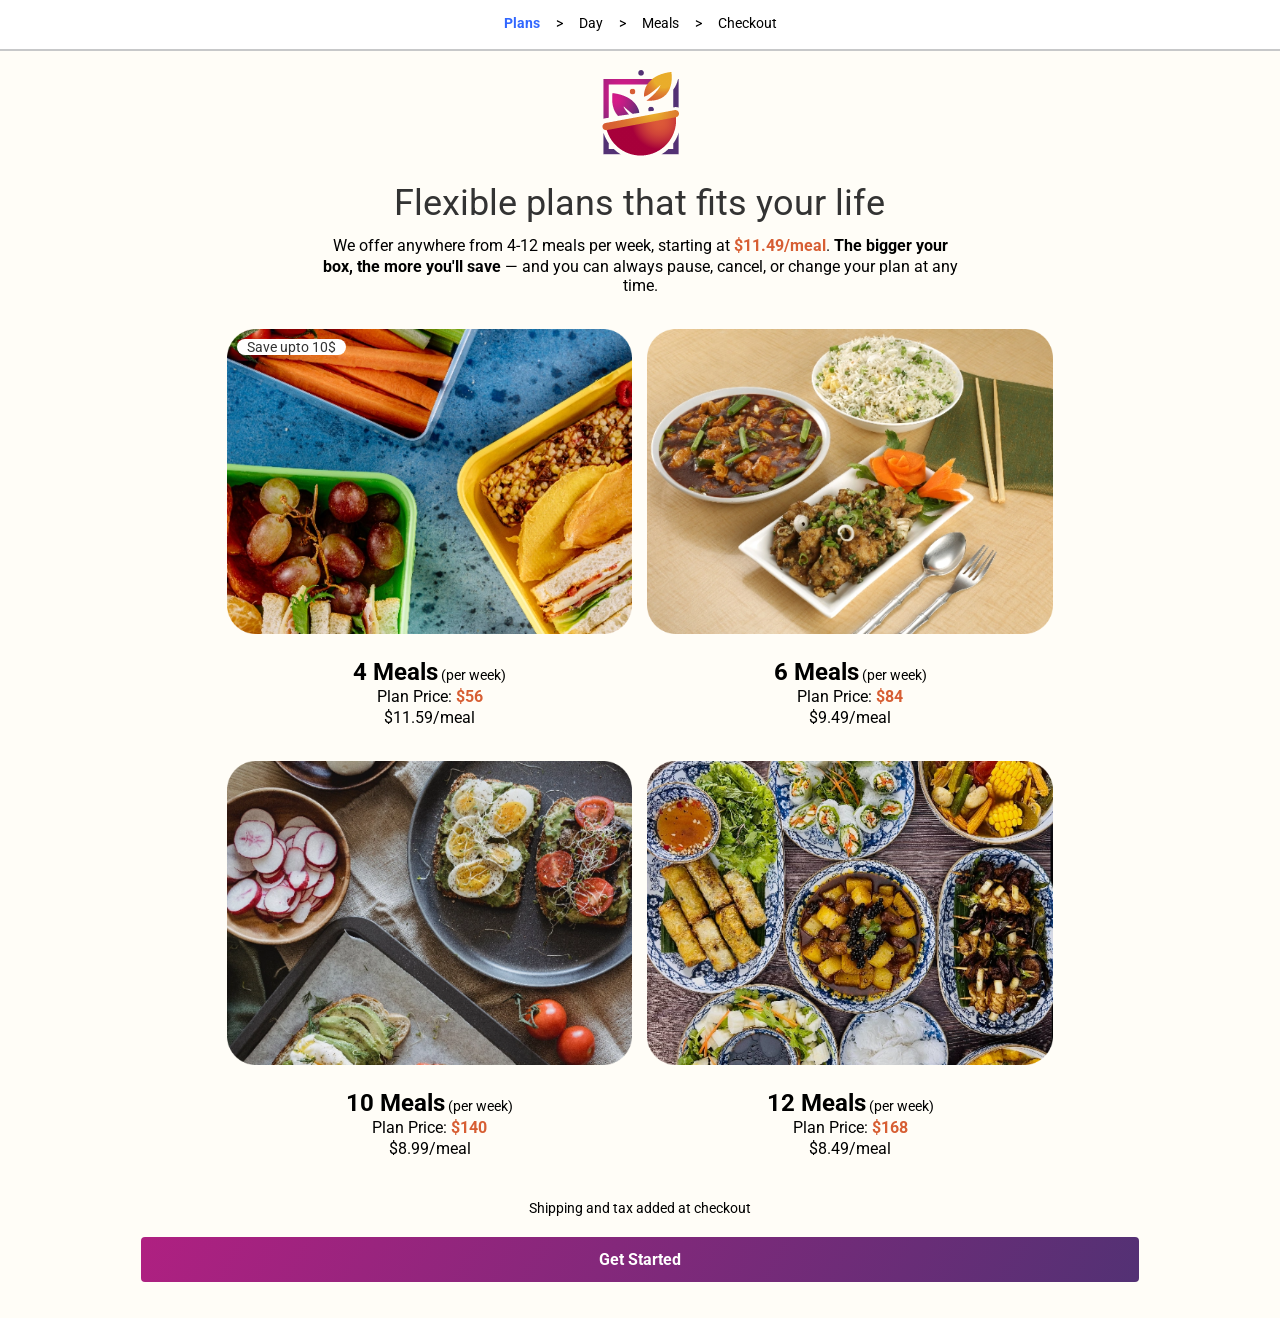
<file: checkout.html>
<!DOCTYPE html>
<html lang="en">

<head>
    <meta charset="utf-8">
    <meta name="viewport" content="width=device-width, initial-scale=1">

    <title>Final Training Project</title>

    <!-- Custom Stylesheet -->
    <link rel="stylesheet" href="./assets/stylesheets/css/primary.css">

    <!-- Custom Scripts -->
    <script type="module" src="./assets/scripts/primary.js"></script>
</head>

<body class="page">
    <!-- Breadcrumb Navigation -->
    <nav aria-label="breadcrumb" class="page-breadcrumb">
        <ol class="breadcrumb">
            <li class="breadcrumb-item">
                <a href="index.html">Plans</a>
            </li>

            <li class="breadcrumb-item">
                <a href="day.html">Day</a>
            </li>

            <li class="breadcrumb-item">
                <a href="meals.html">Meals</a>
            </li>

            <li class="breadcrumb-item current" aria-current="page">
                Checkout
            </li>
        </ol>
    </nav>

    <!-- Page Content -->
    <main class="checkout_section_container">
        <section id="order_information_section">
            <div id="order_summary_section">
                <div class="title">Order Summary</div>
                <div id="order_summary">
                    <div id="promo_link">
                        <span id="true_promo_link">+ Add Promo Code</span>
                    </div>
                    <div id="delivery_date_info">
                        <label class="label" for="delivery_date_input">Delivery Date</label>
                        <input id="delivery_date_input" class="input_field" type="text" readonly />
                    </div>
                    <div id="meals_sub_total_info">
                        <span>Meals</span>
                        <span class="amount" id="meals_sub_total">$0</span>
                    </div>
                    <div id="shipping_info">
                        <span>Shipping</span>
                        <span class="amount" id="shipping_amount">$8.99</span>
                    </div>
                    <div id="tax_info">
                        <span>Tax</span>
                        <span class="amount" id="tax_amount">$10.99</span>
                    </div>
                    <div id="total_info">
                        <span>Total</span>
                        <span class="amount" id="total_amount">$19.98</span>
                    </div>
                </div>
            </div>
            <div id="selected_meals_section">
                <div class="title">My Meals</div>
                <div id="selected_meals_container"></div>
            </div>
        </section>

        <section id="checkout_form_section">
            <div class="title">Checkout</div>
            <form id="checkout_form">
                <div class="subtitle">Delivery Address</div>
    
                <div id="name_inputs_wrapper">
                    <div>
                        <label class="label" for="first_name_input">First Name</label>
                        <input id="first_name_input" name="first_name_input" class="input_field" required />
                    </div>
                    <div>
                        <label class="label" for="last_name_input">Last Name</label>
                        <input id="last_name_input" name="last_name_input" class="input_field" required />
                    </div>
                </div>

                <div>
                    <label class="label" for="full_name_delivery_address_input_1">Full Name for Delivery Address</label>
                    <input id="full_name_delivery_address_input_1" name="full_name_delivery_address_input_1" class="input_field" required />
                </div>
                <div>
                    <label class="label" for="full_name_delivery_address_input_2">Full Name for Delivery Address</label>
                    <input id="full_name_delivery_address_input_2" name="full_name_delivery_address_input_2" class="input_field" required />
                </div>

                <div>
                    <label class="label" for="address_line_1_input">Address Line 1</label>
                    <input id="address_line_1_input" name="address_line_1_input" class="input_field" required />
                </div>
                <div>
                    <label class="label" for="address_line_2_input">Address Line 2 (Optional)</label>
                    <input id="address_line_2_input" name="address_line_2_input" class="input_field" />
                </div>

                <div id="city_inputs_wrapper">
                    <div id="city_wrapper">
                        <label class="label" for="city_input">City</label>
                        <input id="city_input" name="city_input" class="input_field" required />
                    </div>
                    <div id="state_wrapper">
                        <label class="label" for="state_input">State</label>
                        <input id="state_input" name="state_input" class="input_field" required />
                    </div>
                    <div id="zip_wrapper">
                        <label class="label" for="zip_code_input">Zip <span id="change_zip_link">change</span></label>
                        <input id="zip_code_input" name="zip_code_input" class="input_field" required />
                    </div>
                </div>

                <div>
                    <label class="label" for="phone_input">Phone</label>
                    <input id="phone_input" name="phone_input" class="input_field" required />
                    <div id="phone_invalid" class="invalid_field_input_feedback hidden">Malformed phone number; (Optional +) 13 Characters form a phone number.</div>
                </div>

                <div id="messaging_checkbox_wrapper">
                    <input type="checkbox" id="messaging_consent_checkbox" name="messaging_consent_checkbox" checked>
                    <label id="messaging_consent_label" class="label" for="messaging_consent_checkbox">Receive SMS text message updates on my orders</label>
                </div>

                <div>
                    <label class="label" for="email_input">Email (We require your email to send you receipts and order updates)</label>
                    <input id="email_input" name="email_input" class="input_field" type="email" required />
                    <div id="email_invalid" class="invalid_field_input_feedback hidden">Malformed email address!</div>
                </div>

                <hr class="form_rule" />

                <button id="checkout_form_submit_button">
                    Checkout
                </button>
            </form>
        </section>
    </main>

    <div class="grid">
        <div class="col-md-10 offset-md-1 col-12 dividing_rule_wrapper">
            <hr>
        </div>
    </div>

    <section class="qa_section_container">
        <div class="grid">
            <div class="col-md-10 col-12 offset-md-1 qa_banner_text">
                Common Questions
            </div>

            <div class="col-md-10 offset-md-1 col-12" id="qa_accordion_wrapper"></div>
        </div>
    </section>
</body>

</html>
</file>
<file: assets/stylesheets/css/primary.css>
.page-breadcrumb {
  background: #FFFFFF;
  border-bottom: 2px solid #C7C8C9;
  padding: 1.5rem 0px;
  padding-top: 15px;
  padding-bottom: 18px;
}
.page-breadcrumb .breadcrumb {
  display: flex;
  justify-content: center;
  align-items: center;
  list-style: none;
  margin: 0;
  padding: 0;
}
.page-breadcrumb .breadcrumb-item {
  display: flex;
  align-items: center;
  font-size: 14px;
}
.page-breadcrumb .breadcrumb-item + .breadcrumb-item::before {
  content: ">";
  margin: 0 1rem;
  width: 7px;
  color: black;
  font: normal normal medium 14px/19px "Roboto";
}
.page-breadcrumb .breadcrumb-item a {
  color: black;
  text-decoration: none;
}
.page-breadcrumb .breadcrumb-item a:hover {
  text-decoration: underline;
}
.page-breadcrumb .breadcrumb-item.current {
  color: #3167FF;
  font-weight: 600;
}

.grid {
  display: grid;
  grid-template-columns: repeat(12, 1fr);
  gap: 0px;
  justify-content: center;
  align-items: start;
  min-width: 100%;
}

.col-1 {
  grid-column-end: span 1;
}

.col-2 {
  grid-column-end: span 2;
}

.col-3 {
  grid-column-end: span 3;
}

.col-4 {
  grid-column-end: span 4;
}

.col-5 {
  grid-column-end: span 5;
}

.col-6 {
  grid-column-end: span 6;
}

.col-7 {
  grid-column-end: span 7;
}

.col-8 {
  grid-column-end: span 8;
}

.col-9 {
  grid-column-end: span 9;
}

.col-10 {
  grid-column-end: span 10;
}

.col-11 {
  grid-column-end: span 11;
}

.col-12 {
  grid-column-end: span 12;
}

.offset-0 {
  grid-column-start: 1;
}

.offset-1 {
  grid-column-start: 2;
}

.offset-2 {
  grid-column-start: 3;
}

.offset-3 {
  grid-column-start: 4;
}

.offset-4 {
  grid-column-start: 5;
}

.offset-5 {
  grid-column-start: 6;
}

.offset-6 {
  grid-column-start: 7;
}

.offset-7 {
  grid-column-start: 8;
}

.offset-8 {
  grid-column-start: 9;
}

.offset-9 {
  grid-column-start: 10;
}

.offset-10 {
  grid-column-start: 11;
}

.offset-11 {
  grid-column-start: 12;
}

@media (min-width: 768px) {
  .col-md-1 {
    grid-column-end: span 1;
  }
  .col-md-2 {
    grid-column-end: span 2;
  }
  .col-md-3 {
    grid-column-end: span 3;
  }
  .col-md-4 {
    grid-column-end: span 4;
  }
  .col-md-5 {
    grid-column-end: span 5;
  }
  .col-md-6 {
    grid-column-end: span 6;
  }
  .col-md-7 {
    grid-column-end: span 7;
  }
  .col-md-8 {
    grid-column-end: span 8;
  }
  .col-md-9 {
    grid-column-end: span 9;
  }
  .col-md-10 {
    grid-column-end: span 10;
  }
  .col-md-11 {
    grid-column-end: span 11;
  }
  .col-md-12 {
    grid-column-end: span 12;
  }
  .offset-md-0 {
    grid-column-start: 1;
  }
  .offset-md-1 {
    grid-column-start: 2;
  }
  .offset-md-2 {
    grid-column-start: 3;
  }
  .offset-md-3 {
    grid-column-start: 4;
  }
  .offset-md-4 {
    grid-column-start: 5;
  }
  .offset-md-5 {
    grid-column-start: 6;
  }
  .offset-md-6 {
    grid-column-start: 7;
  }
  .offset-md-7 {
    grid-column-start: 8;
  }
  .offset-md-8 {
    grid-column-start: 9;
  }
  .offset-md-9 {
    grid-column-start: 10;
  }
  .offset-md-10 {
    grid-column-start: 11;
  }
  .offset-md-11 {
    grid-column-start: 12;
  }
}
@media (min-width: 992px) {
  .col-xmd-1 {
    grid-column-end: span 1;
  }
  .col-xmd-2 {
    grid-column-end: span 2;
  }
  .col-xmd-3 {
    grid-column-end: span 3;
  }
  .col-xmd-4 {
    grid-column-end: span 4;
  }
  .col-xmd-5 {
    grid-column-end: span 5;
  }
  .col-xmd-6 {
    grid-column-end: span 6;
  }
  .col-xmd-7 {
    grid-column-end: span 7;
  }
  .col-xmd-8 {
    grid-column-end: span 8;
  }
  .col-xmd-9 {
    grid-column-end: span 9;
  }
  .col-xmd-10 {
    grid-column-end: span 10;
  }
  .col-xmd-11 {
    grid-column-end: span 11;
  }
  .col-xmd-12 {
    grid-column-end: span 12;
  }
  .offset-xmd-0 {
    grid-column-start: 1;
  }
  .offset-xmd-1 {
    grid-column-start: 2;
  }
  .offset-xmd-2 {
    grid-column-start: 3;
  }
  .offset-xmd-3 {
    grid-column-start: 4;
  }
  .offset-xmd-4 {
    grid-column-start: 5;
  }
  .offset-xmd-5 {
    grid-column-start: 6;
  }
  .offset-xmd-6 {
    grid-column-start: 7;
  }
  .offset-xmd-7 {
    grid-column-start: 8;
  }
  .offset-xmd-8 {
    grid-column-start: 9;
  }
  .offset-xmd-9 {
    grid-column-start: 10;
  }
  .offset-xmd-10 {
    grid-column-start: 11;
  }
  .offset-xmd-11 {
    grid-column-start: 12;
  }
}
@media (min-width: 1025px) {
  .col-lg-1 {
    grid-column-end: span 1;
  }
  .col-lg-2 {
    grid-column-end: span 2;
  }
  .col-lg-3 {
    grid-column-end: span 3;
  }
  .col-lg-4 {
    grid-column-end: span 4;
  }
  .col-lg-5 {
    grid-column-end: span 5;
  }
  .col-lg-6 {
    grid-column-end: span 6;
  }
  .col-lg-7 {
    grid-column-end: span 7;
  }
  .col-lg-8 {
    grid-column-end: span 8;
  }
  .col-lg-9 {
    grid-column-end: span 9;
  }
  .col-lg-10 {
    grid-column-end: span 10;
  }
  .col-lg-11 {
    grid-column-end: span 11;
  }
  .col-lg-12 {
    grid-column-end: span 12;
  }
  .offset-lg-0 {
    grid-column-start: 1;
  }
  .offset-lg-1 {
    grid-column-start: 2;
  }
  .offset-lg-2 {
    grid-column-start: 3;
  }
  .offset-lg-3 {
    grid-column-start: 4;
  }
  .offset-lg-4 {
    grid-column-start: 5;
  }
  .offset-lg-5 {
    grid-column-start: 6;
  }
  .offset-lg-6 {
    grid-column-start: 7;
  }
  .offset-lg-7 {
    grid-column-start: 8;
  }
  .offset-lg-8 {
    grid-column-start: 9;
  }
  .offset-lg-9 {
    grid-column-start: 10;
  }
  .offset-lg-10 {
    grid-column-start: 11;
  }
  .offset-lg-11 {
    grid-column-start: 12;
  }
}
@media (min-width: 1700px) {
  .col-xxl-1 {
    grid-column-end: span 1;
  }
  .col-xxl-2 {
    grid-column-end: span 2;
  }
  .col-xxl-3 {
    grid-column-end: span 3;
  }
  .col-xxl-4 {
    grid-column-end: span 4;
  }
  .col-xxl-5 {
    grid-column-end: span 5;
  }
  .col-xxl-6 {
    grid-column-end: span 6;
  }
  .col-xxl-7 {
    grid-column-end: span 7;
  }
  .col-xxl-8 {
    grid-column-end: span 8;
  }
  .col-xxl-9 {
    grid-column-end: span 9;
  }
  .col-xxl-10 {
    grid-column-end: span 10;
  }
  .col-xxl-11 {
    grid-column-end: span 11;
  }
  .col-xxl-12 {
    grid-column-end: span 12;
  }
  .offset-xxl-0 {
    grid-column-start: 1;
  }
  .offset-xxl-1 {
    grid-column-start: 2;
  }
  .offset-xxl-2 {
    grid-column-start: 3;
  }
  .offset-xxl-3 {
    grid-column-start: 4;
  }
  .offset-xxl-4 {
    grid-column-start: 5;
  }
  .offset-xxl-5 {
    grid-column-start: 6;
  }
  .offset-xxl-6 {
    grid-column-start: 7;
  }
  .offset-xxl-7 {
    grid-column-start: 8;
  }
  .offset-xxl-8 {
    grid-column-start: 9;
  }
  .offset-xxl-9 {
    grid-column-start: 10;
  }
  .offset-xxl-10 {
    grid-column-start: 11;
  }
  .offset-xxl-11 {
    grid-column-start: 12;
  }
}
@media (min-width: 1441px) {
  .col-design-1 {
    grid-column-end: span 1;
  }
  .col-design-2 {
    grid-column-end: span 2;
  }
  .col-design-3 {
    grid-column-end: span 3;
  }
  .col-design-4 {
    grid-column-end: span 4;
  }
  .col-design-5 {
    grid-column-end: span 5;
  }
  .col-design-6 {
    grid-column-end: span 6;
  }
  .col-design-7 {
    grid-column-end: span 7;
  }
  .col-design-8 {
    grid-column-end: span 8;
  }
  .col-design-9 {
    grid-column-end: span 9;
  }
  .col-design-10 {
    grid-column-end: span 10;
  }
  .col-design-11 {
    grid-column-end: span 11;
  }
  .col-design-12 {
    grid-column-end: span 12;
  }
  .offset-design-0 {
    grid-column-start: 1;
  }
  .offset-design-1 {
    grid-column-start: 2;
  }
  .offset-design-2 {
    grid-column-start: 3;
  }
  .offset-design-3 {
    grid-column-start: 4;
  }
  .offset-design-4 {
    grid-column-start: 5;
  }
  .offset-design-5 {
    grid-column-start: 6;
  }
  .offset-design-6 {
    grid-column-start: 7;
  }
  .offset-design-7 {
    grid-column-start: 8;
  }
  .offset-design-8 {
    grid-column-start: 9;
  }
  .offset-design-9 {
    grid-column-start: 10;
  }
  .offset-design-10 {
    grid-column-start: 11;
  }
  .offset-design-11 {
    grid-column-start: 12;
  }
}
@font-face {
  font-family: "Roboto";
  src: url("../../fonts/roboto-3/Roboto-Thin.ttf") format("truetype");
  font-weight: 100;
  font-style: normal;
}
@font-face {
  font-family: "Roboto";
  src: url("../../fonts/roboto-3/Roboto-ThinItalic.ttf") format("truetype");
  font-weight: 100;
  font-style: italic;
}
@font-face {
  font-family: "Roboto";
  src: url("../../fonts/roboto-3/Roboto-Light.ttf") format("truetype");
  font-weight: 300;
  font-style: normal;
}
@font-face {
  font-family: "Roboto";
  src: url("../../fonts/roboto-3/Roboto-LightItalic.ttf") format("truetype");
  font-weight: 300;
  font-style: italic;
}
@font-face {
  font-family: "Roboto";
  src: url("../../fonts/roboto-3/Roboto-Regular.ttf") format("truetype");
  font-weight: 400;
  font-style: normal;
}
@font-face {
  font-family: "Roboto";
  src: url("../../fonts/roboto-3/Roboto-Italic.ttf") format("truetype");
  font-weight: 400;
  font-style: italic;
}
@font-face {
  font-family: "Roboto";
  src: url("../../fonts/roboto-3/Roboto-Medium.ttf") format("truetype");
  font-weight: 500;
  font-style: normal;
}
@font-face {
  font-family: "Roboto";
  src: url("../../fonts/roboto-3/Roboto-MediumItalic.ttf") format("truetype");
  font-weight: 500;
  font-style: italic;
}
@font-face {
  font-family: "Roboto";
  src: url("../../fonts/roboto-3/Roboto-Bold.ttf") format("truetype");
  font-weight: 700;
  font-style: normal;
}
@font-face {
  font-family: "Roboto";
  src: url("../../fonts/roboto-3/Roboto-BoldItalic.ttf") format("truetype");
  font-weight: 700;
  font-style: italic;
}
@font-face {
  font-family: "Roboto";
  src: url("../../fonts/roboto-3/Roboto-Black.ttf") format("truetype");
  font-weight: 900;
  font-style: normal;
}
@font-face {
  font-family: "Roboto";
  src: url("../../fonts/roboto-3/Roboto-BlackItalic.ttf") format("truetype");
  font-weight: 900;
  font-style: italic;
}
@font-face {
  font-family: "Roboto Condensed";
  src: url("../../fonts/roboto-3/RobotoCondensed-Light.ttf") format("truetype");
  font-weight: 300;
  font-style: normal;
}
@font-face {
  font-family: "Roboto Condensed";
  src: url("../../fonts/roboto-3/RobotoCondensed-LightItalic.ttf") format("truetype");
  font-weight: 300;
  font-style: italic;
}
@font-face {
  font-family: "Roboto Condensed";
  src: url("../../fonts/roboto-3/RobotoCondensed-Regular.ttf") format("truetype");
  font-weight: 400;
  font-style: normal;
}
@font-face {
  font-family: "Roboto Condensed";
  src: url("../../fonts/roboto-3/RobotoCondensed-Italic.ttf") format("truetype");
  font-weight: 400;
  font-style: italic;
}
@font-face {
  font-family: "Roboto Condensed";
  src: url("../../fonts/roboto-3/RobotoCondensed-Medium.ttf") format("truetype");
  font-weight: 500;
  font-style: normal;
}
@font-face {
  font-family: "Roboto Condensed";
  src: url("../../fonts/roboto-3/RobotoCondensed-MediumItalic.ttf") format("truetype");
  font-weight: 500;
  font-style: italic;
}
@font-face {
  font-family: "Roboto Condensed";
  src: url("../../fonts/roboto-3/RobotoCondensed-Bold.ttf") format("truetype");
  font-weight: 700;
  font-style: normal;
}
@font-face {
  font-family: "Roboto Condensed";
  src: url("../../fonts/roboto-3/RobotoCondensed-BoldItalic.ttf") format("truetype");
  font-weight: 700;
  font-style: italic;
}
@keyframes flash {
  0% {
    opacity: 0;
  }
  30% {
    opacity: 0.35;
  }
  100% {
    opacity: 0;
  }
}
.plans_section_container {
  background-color: #FFFDF7;
  flex: 1;
  width: 100%;
  height: fit-content;
  display: flex;
  text-align: center;
}
.plans_section_container * {
  height: fit-content;
}
.plans_section_container .branding-row {
  margin-top: 19px;
}
.plans_section_container .branding-text {
  margin-top: 20px;
  font-size: 36px;
  color: #333333;
}
.plans_section_container .plans-info {
  font-size: 16px;
  margin-top: 11px;
}
.plans_section_container .accent-text {
  font: normal normal bold 16px/22px "Roboto", sans-serif;
}
.plans_section_container #plan-cards-container {
  display: flex;
  flex-direction: row;
  flex-wrap: wrap;
  overflow: wrap;
  justify-content: space-evenly;
  column-gap: 16px;
}
.plans_section_container #plan-cards-container .plan-card {
  background-color: transparent;
  padding: 0px;
  position: relative;
  width: 24%;
  margin-top: 34px;
  cursor: pointer;
}
.plans_section_container #plan-cards-container .plan-card .special-text-pill {
  position: absolute;
  top: 10px;
  left: 10px;
  padding: 0px 10px;
  background-color: #FFFFFF;
  border-radius: 11px;
  font-size: 14px;
  color: #333333;
}
.plans_section_container #plan-cards-container .plan-card .top-img {
  border-radius: 20px;
  width: 100% !important;
  aspect-ratio: 278/209;
  object-fit: cover;
  transition: transform 0.35s linear, filter 0.35s linear;
}
.plans_section_container #plan-cards-container .plan-card:has(.top-img:hover) .top-img {
  object-view-box: inset(5% 5% 5% 5%);
}
.plans_section_container #plan-cards-container .plan-card .card-title {
  display: block;
  font-size: 24px;
  font-weight: bold;
  margin-top: 20px !important;
  margin-bottom: 0px;
}
.plans_section_container #plan-cards-container .plan-card .card-title .subtext {
  font-size: 14px;
  font-weight: normal;
}
.plans_section_container #plan-cards-container .plan-card:not(:first-of-type)::after {
  content: "";
  position: absolute;
  inset: 0;
  background: white;
  opacity: 0;
  pointer-events: none;
  transition: opacity 0.25s ease;
  height: 80%;
}
.plans_section_container #plan-cards-container .plan-card:not(:first-of-type):has(.top-img:hover)::after {
  animation: flash 350ms ease;
}
.plans_section_container .shipping-info {
  font: normal normal normal 14px/20px "Roboto", sans-serif;
  text-align: center;
  margin-top: 59px;
}
.plans_section_container .get-started-button {
  width: 150px;
  height: 45px;
  margin-top: 19px;
  margin-bottom: 48px;
  background: transparent linear-gradient(119deg, #AF2081 0%, #533174 100%) 0% 0% no-repeat padding-box;
  border: none;
  border-radius: 4px;
  cursor: pointer;
  color: #FFFFFF;
  font: normal normal bold 16px/25px "Roboto", sans-serif;
  letter-spacing: 0px;
  text-align: center;
  transition: 0.3s ease-out;
}
.plans_section_container .get-started-button:hover {
  width: 390px;
}
@media (max-width: 1439px) {
  .plans_section_container #plan-cards-container {
    justify-content: center;
    column-gap: 15px;
  }
  .plans_section_container #plan-cards-container .plan-card {
    width: 38%;
  }
  .plans_section_container .shipping-info {
    margin-top: 40px;
  }
  .plans_section_container .get-started-button {
    width: 78%;
    transition: none;
    margin-bottom: 36px;
  }
  .plans_section_container .get-started-button:hover {
    width: 78%;
  }
}
@media (max-width: 768px) {
  .plans_section_container .branding-row {
    margin-top: 30px;
  }
  .plans_section_container .branding-text {
    margin-top: 30px;
  }
  .plans_section_container .plans-info {
    font-size: 18px;
    margin-top: 9px;
  }
  .plans_section_container #plan-cards-container {
    justify-content: center;
    column-gap: 9px;
    width: 100% !important;
  }
  .plans_section_container #plan-cards-container .plan-card {
    width: 45% !important;
  }
  .plans_section_container #plan-cards-container .plan-card .special-text-pill {
    font-size: 11px !important;
    padding-left: 7px 2px 10px 4px !important;
  }
  .plans_section_container #plan-cards-container .plan-card .card-title {
    font-size: 20px !important;
  }
  .plans_section_container .shipping-info {
    margin-top: 40px;
  }
  .plans_section_container .get-started-button {
    width: 92%;
    transition: none;
    margin-bottom: 36px;
  }
  .plans_section_container .get-started-button:hover {
    width: 92%;
  }
}

.day_section_container .action_text {
  color: #333333;
  font: normal normal 500 48px/63px "Roboto", sans-serif;
  text-align: center;
  margin-top: 42px;
}
.day_section_container #day_selector_wrapper {
  width: 100%;
  display: flex;
  flex-direction: row;
  justify-content: center;
  margin-top: 34px;
}
.day_section_container #day_selector {
  height: 335px;
  width: 395px;
  background-color: #FFFFFF;
  justify-content: center;
  overflow-y: scroll;
  overflow-x: visible;
}
.day_section_container #day_selector .day_element {
  position: relative;
  width: 390px;
  height: 50px;
  border: 1px solid #707070;
  padding-left: 27px;
  background-color: #FFFFFF;
  text-align: left;
  transition: transform 0.3s ease-out;
  cursor: pointer;
}
.day_section_container #day_selector .day_element .date_info {
  font: normal normal 500 14px/19px "Roboto", sans-serif;
}
.day_section_container #day_selector .day_element .date_info .day-of-week {
  font-weight: bold;
}
.day_section_container #day_selector .day_element .most_popular_tag {
  position: absolute;
  top: 16px;
  right: 35px;
  font: normal normal normal 12px/16px Roboto;
  color: #D75E33;
  display: flex;
}
.day_section_container #day_selector .day_element .most_popular_tag svg {
  align-self: center;
  margin-right: 5px;
}
.day_section_container #day_selector .day_element.active {
  border-left: 8px solid #D75E33;
  padding-left: 20px;
}
.day_section_container #select_day_button_wrapper {
  width: 100%;
  display: flex;
  justify-content: center;
}
.day_section_container #select_day_button_wrapper .spacer {
  width: 5px;
  background-color: transparent;
}
.day_section_container #select_day_button_wrapper #select_day_button {
  width: 392px;
  height: 45px;
  margin-top: 19px;
  background: transparent linear-gradient(119deg, #AF2081 0%, #533174 100%) 0% 0% no-repeat padding-box;
  border: none;
  border-radius: 4px;
  cursor: pointer;
  color: #FFFFFF;
  font: normal normal bold 16px/25px Roboto;
  letter-spacing: 0px;
  text-align: center;
  display: flex;
  flex-direction: column;
  justify-content: center;
}
.day_section_container #soonest_delivery_date_wrapper {
  width: 100%;
  display: flex;
  justify-content: center;
  margin-top: 22px;
}
.day_section_container #soonest_delivery_date_wrapper .soonest_delivery_date {
  font: normal normal 500 12px/16px "Roboto", sans-serif;
  display: flex;
}
@media (max-width: 768px) {
  .day_section_container .action_text {
    font-size: 30px;
    margin-top: 30px;
  }
  .day_section_container #day_selector_wrapper {
    margin-top: 20px;
  }
  .day_section_container #day_selector {
    width: 92%;
  }
  .day_section_container #day_selector .day_element {
    width: 100%;
  }
  .day_section_container #select_day_button_wrapper .spacer {
    width: 0px;
  }
  .day_section_container #select_day_button_wrapper #select_day_button {
    margin-top: 30px;
    width: 93%;
  }
}
@media (min-width: 1025px) {
  .day_section_container .day_element:hover {
    transform: translateX(5px);
  }
}

.qa_section_container {
  margin-bottom: 316px;
}
.qa_section_container .qa_banner_text {
  font: normal normal 500 48px/63px "Roboto", sans-serif;
  text-align: center;
  color: #333333;
}
.qa_section_container #qa_accordion_wrapper {
  margin-top: 38px;
  display: flex;
  justify-content: center;
}
.qa_section_container #qa_accordion_wrapper .accordion {
  width: 84%;
}
.qa_section_container #qa_accordion_wrapper .accordion .accordion_element.open .accordion_head {
  color: #D75E33;
}
.qa_section_container #qa_accordion_wrapper .accordion .accordion_element.open .accordion_head .accordion_arrow {
  transform: rotateZ(180deg);
}
.qa_section_container #qa_accordion_wrapper .accordion .accordion_element.open .accordion_body {
  display: block;
  margin-left: 2%;
  margin-right: 2%;
  padding-top: 3px;
  font: normal normal normal 16px/25px "Roboto", sans-serif;
}
.qa_section_container #qa_accordion_wrapper .accordion .accordion_element .accordion_head {
  display: flex;
  flex-direction: row;
  justify-content: space-between;
  align-items: center;
  background-color: transparent;
  border: none;
  border-bottom: 1px solid #DFDDD8;
  height: 77px;
  width: 100%;
  font: normal normal 500 16px/21px "Roboto", sans-serif;
  cursor: pointer;
  padding: 0px;
}
.qa_section_container #qa_accordion_wrapper .accordion .accordion_element .accordion_head * {
  margin: 0px;
}
.qa_section_container #qa_accordion_wrapper .accordion .accordion_element .accordion_head .accordion_arrow {
  width: 26px;
  height: 26px;
  flex-shrink: 0;
  fill: none;
  stroke: #D75E33;
  stroke-width: 3;
  stroke-linecap: round;
  stroke-linejoin: round;
}
.qa_section_container #qa_accordion_wrapper .accordion .accordion_element .accordion_body {
  display: none;
}
@media (max-width: 1025px) {
  .qa_section_container .accordion {
    width: 100% !important;
  }
}
@media (max-width: 768px) {
  .qa_section_container .qa_banner_text {
    font-size: 30px;
  }
  .qa_section_container #qa_accordion_wrapper {
    margin-top: 30px;
  }
  .qa_section_container .accordion {
    width: 90% !important;
  }
  .qa_section_container .accordion .accordion_element .accordion_body {
    margin-left: 4% !important;
    margin-right: 4% !important;
  }
}

.dividing_rule_wrapper {
  margin-top: 60px;
  margin-bottom: 60px;
}
.dividing_rule_wrapper hr {
  border: none;
  height: 1px;
  background-color: #C7C8C9;
}

@media (max-width: 768px) {
  .dividing_rule_wrapper {
    margin-top: 38px;
    margin-bottom: 40px;
  }
}
#meals_section_container {
  display: flex;
  flex-direction: row;
  flex-wrap: wrap;
  align-items: flex-start;
  column-gap: 12px;
  row-gap: 20px;
  margin: 14px;
  flex: 1;
  min-height: 0;
  overflow-y: auto;
}
#meals_section_container .meal_card {
  width: 24%;
  display: flex;
  flex-direction: column;
}
#meals_section_container .meal_card .top_img {
  width: 100%;
  display: block;
}
#meals_section_container .meal_card .body {
  width: 100%;
  padding: 8px 8px 8px 5px;
  border: 1px solid #DFDFDF;
  border-top: none;
  display: flex;
  flex-direction: column;
}
#meals_section_container .meal_card .body .title {
  font: normal normal bold 14px "Roboto", sans-serif;
  margin: none !important;
}
#meals_section_container .meal_card .body .special_ingredients {
  color: #707070;
  font: normal normal normal 12px "Roboto", sans-serif;
  margin-top: 3px;
}
#meals_section_container .meal_card .body .information_panel {
  margin-top: 11px;
  display: flex;
  flex-direction: row;
  justify-content: space-between;
  align-items: center;
  color: #707070;
}
#meals_section_container .meal_card .body .information_panel .cells_wrapper {
  display: flex;
  flex-direction: row;
  justify-content: space-evenly;
}
#meals_section_container .meal_card .body .information_panel .cells_wrapper .cell {
  color: #707070;
  font: normal normal normal 12px/15px "Roboto", sans-serif;
  margin-left: 4px;
  margin-right: 4px;
}
#meals_section_container .meal_card .body .information_panel .cells_wrapper .cell:not(:last-child) {
  border-right: 1px solid #C7C8C9;
}
#meals_section_container .meal_card .body .information_panel .add_button {
  height: 35px;
  width: 70px;
  font-size: 16px;
  line-height: 15px;
  font-weight: normal;
  border: none;
  border-radius: 4px;
  background: transparent linear-gradient(119deg, #AF2081 0%, #533174 100%) 0% 0% no-repeat padding-box !important;
  color: #FFFFFF;
  cursor: pointer;
}
#meals_section_container .meal_card.premium {
  position: relative;
  color: #FFFFFF !important;
  background-color: black !important;
}
#meals_section_container .meal_card.premium .body {
  border-color: black;
}
#meals_section_container .meal_card.premium .img_container {
  position: relative;
  height: fit-content;
}
#meals_section_container .meal_card.premium .premium_tag {
  position: absolute;
  background-color: #D75E33;
  font: normal normal bold 12px/25px "Roboto", sans-serif;
  padding-left: 11px;
  padding-right: 10px;
  height: 24px;
  bottom: 0px;
  left: 0px;
}
#meals_section_container .meal_card.premium .special_ingredients {
  color: #FFFFFF !important;
}
#meals_section_container .meal_card.premium .cell {
  color: #FFFFFF !important;
}

@media (max-width: 1025px) {
  #meals_section_container {
    margin-right: 0px;
  }
  #meals_section_container .meal_card {
    width: 48%;
  }
}
@media (max-width: 768px) {
  #meals_section_container {
    flex-direction: column;
    flex-wrap: nowrap;
    padding: 16px;
    margin: 0px;
    column-gap: 0px;
  }
  #meals_section_container .meal_card {
    width: 100%;
    box-sizing: border-box;
    margin: 0px;
  }
  #meals_section_container .meal_card .cells_wrapper {
    width: 70%;
  }
  #meals_section_container .meal_card .cell {
    padding-right: 14px;
    padding-left: 14px;
    margin: 0px !important;
  }
}
#cart_section_container {
  background-color: #FFFFFF;
  position: relative;
  display: flex;
  flex-direction: column;
  height: 100%;
  min-height: 0;
  width: 344px !important;
  padding-bottom: 150px;
  box-shadow: 0px 3px 6px rgba(0, 0, 0, 0.1607843137);
}
#cart_section_container .drawer_toggle_wrapper {
  display: none;
}
#cart_section_container .header {
  min-width: 100%;
  height: 41px !important;
  padding: 15px;
  padding-bottom: 14px;
  padding-top: 10px;
  display: flex;
  flex-direction: row;
  justify-content: space-between;
  font: normal normal normal 12px/25px "Roboto", sans-serif;
  border-bottom: 1px solid #C7C8C9;
}
#cart_section_container .header .delivery_info {
  text-decoration: none;
}
#cart_section_container .header .delivery_info #date {
  font-weight: bold;
}
#cart_section_container .header #clear_all {
  text-decoration: underline;
  color: #3167FF;
  cursor: pointer;
}
#cart_section_container .body {
  flex: 1;
  min-height: 0;
  overflow-y: auto;
  display: flex;
  flex-direction: column;
}
#cart_section_container .body #cart_cards_container {
  flex-shrink: 0;
  padding: 11px 15px 0px 15px;
}
#cart_section_container .body #cart_cards_container .cart_item_card {
  padding: 5px;
  background-color: #F3F3F3;
  margin-bottom: 5px;
}
#cart_section_container .body #cart_cards_container .cart_item_card .content {
  width: 100% !important;
  display: flex;
  flex-direction: row;
  justify-content: space-between;
  align-items: center;
}
#cart_section_container .body #cart_cards_container .cart_item_card .content .item_info {
  display: flex;
  flex-direction: row;
  column-gap: 7px;
  align-items: center;
  margin-right: 8px;
}
#cart_section_container .body #cart_cards_container .cart_item_card .content .item_info .img {
  width: 97px !important;
  height: 65px !important;
}
#cart_section_container .body #cart_cards_container .cart_item_card .content .item_info .title {
  font: normal normal bold 14px/25px "Roboto", sans-serif;
}
#cart_section_container .body #cart_cards_container .cart_item_card .content .action_buttons {
  display: flex;
  flex-direction: column;
  margin-left: 7px;
  border: none;
  background: transparent;
  row-gap: 20px;
}
#cart_section_container .body #cart_cards_container .cart_item_card .content .action_buttons .action_button {
  border: none;
  background: transparent;
  cursor: pointer;
  color: #717171;
}
#cart_section_container .body #cart_cards_container .cart_item_card.premium_item {
  position: relative;
  background-color: black;
  color: #FFFFFF;
}
#cart_section_container .body #cart_cards_container .cart_item_card.premium_item .premium_tag {
  position: absolute;
  bottom: 5px;
  left: 5px;
  background-color: #D75E33;
  font: normal normal bold 12px/25px "Roboto", sans-serif;
  padding: 0px 4px 0px 4px;
}
#cart_section_container .body #cart_cards_container .cart_item_card.premium_item .action_button {
  color: #FFFFFF;
}
#cart_section_container .body #order_summary {
  flex-shrink: 0;
  width: 100%;
  padding: 15px;
  font: normal normal normal 14px/25px "Roboto", sans-serif;
}
#cart_section_container .body #order_summary.inactive {
  display: none;
}
#cart_section_container .body #order_summary .title {
  font-size: 14px;
  font-weight: bold;
  text-align: left;
}
#cart_section_container .body #order_summary .meals_info {
  width: 100%;
  display: flex;
  flex-direction: row;
  justify-content: space-between;
}
#cart_section_container .body #order_summary .total {
  width: 100%;
  display: flex;
  flex-direction: row;
  justify-content: space-between;
}
#cart_section_container .body #order_summary .tax_info {
  font: normal normal normal 12px/25px "Roboto", sans-serif;
  text-align: center;
}
#cart_section_container .footer {
  box-sizing: border-box;
  flex-shrink: 0;
  position: absolute;
  bottom: 0;
  border: 1px solid #EDEDED;
  border-radius: 20px 20px 0px 0px;
  display: flex;
  flex-direction: column;
  justify-content: space-around;
  width: 100%;
  height: 150px;
  padding: 15px;
  background-color: #FFFFFF;
}
#cart_section_container .footer #cart_row {
  display: flex;
  flex-direction: row;
  width: 100%;
  justify-content: space-between;
  align-items: center;
  font-size: 14px;
  line-height: 25px;
}
#cart_section_container .footer #cart_row #subtotal {
  color: #D75E33;
  font: normal normal bold 14px/25px "Roboto", sans-serif;
}
#cart_section_container .footer #cart_row #cart_pill {
  display: flex;
  flex-direction: row;
  column-gap: 7px;
  align-items: center;
  border: 1px solid #EDEDED;
  border-radius: 18px;
  color: #D75E33;
  padding: 7px 17px;
}
#cart_section_container .footer #cart_row #cart_pill #cart_icon {
  width: 13px;
  height: 14px;
}
#cart_section_container .footer #cart_row #cart_pill #cart_count {
  font: normal normal bold 16px/15px "Roboto", sans-serif;
}
#cart_section_container .footer #next_button {
  height: 45px;
  font: normal normal bold 16px/25px "Roboto", sans-serif;
  border: none;
  border-radius: 0px;
  background: transparent linear-gradient(119deg, #AF2081 0%, #533174 100%) 0% 0% no-repeat padding-box !important;
  color: #FFFFFF;
  cursor: pointer;
}
#cart_section_container .footer #next_button:disabled {
  opacity: 0.5;
  cursor: not-allowed;
}
#cart_section_container .footer #instruction_text {
  width: 100%;
  text-align: center;
  color: #D75E33;
  font-size: 12px !important;
}
#cart_section_container .footer #instruction_text * {
  margin: 0px;
  padding: 0px;
}
#cart_section_container .footer #instruction_text #over_under_amount {
  font-weight: bold;
}

@media (max-width: 1025px) {
  #cart_section_container {
    width: 270px !important;
  }
}
@media (max-width: 768px) {
  #cart_section_container {
    border-radius: 20px 20px 0px 0px;
    overflow: hidden;
    --drawer-height: 50vh;
    --footer-height: 150px;
    --drawer-toggle-height: 30px;
    position: fixed;
    z-index: 100;
    left: 0;
    right: 0;
    bottom: 0;
    width: 100% !important;
  }
  #cart_section_container #order_summary {
    display: none;
  }
  #cart_section_container {
    transition: transform 250ms ease;
    --scroll-visible-height: 20px;
  }
  #cart_section_container.cart_scroll_hidden:not(.drawer_open) {
    transform: translateY(calc(100% - var(--scroll-visible-height)));
  }
  #cart_section_container.drawer_open.cart_scroll_hidden {
    transform: translateY(calc(var(--footer-height) - var(--scroll-visible-height)));
  }
  #cart_section_container {
    /*
     * Closed state:
     * The container is exactly the height of the footer.
     */
    height: var(--footer-height);
    min-height: 0;
    padding: 0;
    box-sizing: border-box;
    /*
     * Do NOT make the container itself flex here.
     * The footer remains anchored to the bottom.
     */
    box-shadow: 0px -3px 10px rgba(0, 0, 0, 0.1607843137);
    /*
     * The drawer content is hidden behind the footer
     * while closed.
     */
  }
  #cart_section_container .drawer_toggle_wrapper {
    position: absolute;
    top: 0;
    left: 0;
    width: 100%;
    height: var(--drawer-toggle-height);
    display: flex;
    justify-content: center;
    align-items: center;
    background-color: #FFFFFF;
    /*
     * Keep it behind the footer while closed.
     */
    z-index: 0;
  }
  #cart_section_container #cart_drawer_toggle {
    width: 100%;
    height: 100%;
    display: flex;
    justify-content: center;
    align-items: center;
    padding: 0;
    margin: 0;
    border: none;
    background: transparent;
    cursor: pointer;
  }
  #cart_section_container #cart_drawer_toggle svg {
    width: 18px;
    height: 10px;
  }
  #cart_section_container #cart_drawer_toggle svg path {
    stroke: #D75E33;
    stroke-width: 2;
  }
  #cart_section_container .header {
    position: absolute;
    top: var(--drawer-toggle-height);
    left: 0;
    width: 100%;
    height: 41px;
    z-index: 0;
  }
  #cart_section_container .body {
    position: absolute;
    top: calc(var(--drawer-toggle-height) + 41px);
    bottom: var(--footer-height);
    left: 0;
    right: 0;
    min-height: 0;
    overflow-y: auto;
    z-index: 0;
  }
  #cart_section_container {
    /*
     * Keep the existing desktop footer appearance.
     * Only change its positioning so it stays anchored
     * to the bottom of the viewport.
     */
  }
  #cart_section_container .footer {
    position: absolute;
    left: 0;
    right: 0;
    bottom: 0;
    width: 100%;
    height: var(--footer-height);
    box-sizing: border-box;
    /*
     * Preserve the existing footer styling:
     * padding, border, radius, background,
     * flex layout, etc.
     */
    z-index: 10;
  }
  #cart_section_container {
    /*
     * Opened State
     */
  }
  #cart_section_container.drawer_open {
    height: var(--drawer-height);
    border-radius: 0px;
  }
  #cart_section_container.drawer_open .drawer_toggle_wrapper,
  #cart_section_container.drawer_open .header,
  #cart_section_container.drawer_open .body {
    z-index: 5;
  }
  #cart_section_container.drawer_open .footer {
    border-radius: 0;
    border: none;
    box-shadow: none;
  }
}
@media (min-width: 1441px) {
  #cart_section_container {
    width: 30% !important;
  }
}
.meals_page_container {
  display: flex;
  flex-direction: row;
  flex-wrap: nowrap;
  height: calc(100vh - 50px);
  min-height: 0;
}

#checkout_form_section {
  width: 40%;
}
#checkout_form_section .title {
  font: normal normal bold 23px "Roboto", sans-serif;
}
#checkout_form_section .label {
  font: normal normal bold 14px "Roboto", sans-serif;
}
#checkout_form_section .subtitle {
  font: normal normal bold 18px "Roboto", sans-serif;
}
#checkout_form_section .input_field {
  width: 100%;
  height: 35px;
  border: 0.75px solid #9D9D9D;
  border-radius: 4px;
  margin-top: 9px;
  padding-left: 17px;
  padding-right: 17px;
}
#checkout_form_section #checkout_form {
  background-color: #FFFFFF;
  padding: 52px;
  padding-top: 14px;
  padding-bottom: 48px;
  margin-top: 23px;
  border: 1px solid #EDEDED;
}
#checkout_form_section #checkout_form div {
  margin-bottom: 16px;
}
#checkout_form_section #checkout_form .invalid_field_input_feedback {
  margin-top: 5px;
  font-size: 11px;
  color: rgb(205, 0, 0);
  font-family: "Roboto", sans-serif;
}
#checkout_form_section #checkout_form .invalid_field_input_feedback.hidden {
  display: none;
}
#checkout_form_section #checkout_form #name_inputs_wrapper {
  display: flex;
  flex-direction: row;
  justify-content: space-between;
  column-gap: 16px;
  margin-bottom: 0px !important;
}
#checkout_form_section #checkout_form #name_inputs_wrapper div {
  width: 50%;
}
#checkout_form_section #checkout_form #city_inputs_wrapper {
  display: flex;
  flex-direction: row;
  justify-content: space-between;
  column-gap: 15px;
  margin-bottom: 0px !important;
}
#checkout_form_section #checkout_form #city_inputs_wrapper #city_wrapper {
  width: 40%;
}
#checkout_form_section #checkout_form #city_inputs_wrapper #state_wrapper {
  width: 35%;
}
#checkout_form_section #checkout_form #city_inputs_wrapper #zip_wrapper {
  width: 25%;
}
#checkout_form_section #checkout_form #city_inputs_wrapper #zip_wrapper #change_zip_link {
  color: #3167FF;
  text-decoration: underline;
  cursor: pointer;
}
#checkout_form_section #checkout_form #messaging_checkbox_wrapper {
  display: flex;
  flex-direction: row;
  align-items: center;
  margin-bottom: 12px !important;
  margin-left: -4px !important;
  margin-top: 0px !important;
}
#checkout_form_section #checkout_form #messaging_checkbox_wrapper .label {
  font: normal normal normal 13px/13px "Roboto", sans-serif !important;
}
#checkout_form_section #checkout_form .form_rule {
  width: 100%;
  border: 1px solid #C7C8C9;
  margin-top: 21px;
  margin-bottom: 24px;
}
#checkout_form_section #checkout_form #checkout_form_submit_button {
  width: 100%;
  height: 45px;
  color: #FFFFFF;
  font: normal normal bold 16px/25px "Roboto", sans-serif;
  background: transparent linear-gradient(100deg, #AF2081 0%, #533174 100%) 0% 0% no-repeat padding-box;
  box-shadow: 0px 3px 6px rgba(0, 0, 0, 0.1607843137);
  border: none;
  border-radius: 4px;
  cursor: pointer;
}

#order_information_section {
  width: 30%;
}
#order_information_section .title {
  font: normal normal bold 23px "Roboto", sans-serif;
}
#order_information_section .label {
  font: normal normal bold 14px/27px "Roboto", sans-serif;
}
#order_information_section .subtitle {
  font: normal normal bold 18px "Roboto", sans-serif;
}
#order_information_section .input_field {
  width: 100%;
  height: 35px;
  border: 0.75px solid #9D9D9D;
  border-radius: 4px;
  padding-left: 17px;
  padding-right: 17px;
}
#order_information_section #order_summary_section #order_summary {
  margin-top: 23px;
  background-color: #FFFFFF;
}
#order_information_section #order_summary_section #order_summary div {
  padding: 12px 13px 12px 11px;
  border: 1px solid #EDEDED;
  font-size: 14px;
}
#order_information_section #order_summary_section #order_summary div:not(#delivery_date_info) {
  display: flex;
  flex-direction: row;
  justify-content: space-between;
}
#order_information_section #order_summary_section #order_summary #promo_link {
  display: flex !important;
  flex-direction: column !important;
  row-gap: 5px !important;
}
#order_information_section #order_summary_section #order_summary #promo_link #true_promo_link {
  color: #3167FF;
  text-decoration: underline;
  cursor: pointer;
  font-size: 15px;
}
#order_information_section #order_summary_section #order_summary .amount {
  font-weight: bold;
}
#order_information_section #order_summary_section #order_summary #total_amount {
  color: #D75E33;
}
#order_information_section #selected_meals_section {
  margin-top: 22px;
}
#order_information_section #selected_meals_section #selected_meals_container {
  margin-top: 23px;
}
#order_information_section #selected_meals_section #selected_meals_container .selected_meal_card {
  padding: 5px;
  background-color: #FFFFFF;
  border: 0.5px solid #D5D5D5;
  display: flex;
  flex-direction: row;
  align-items: center;
}
#order_information_section #selected_meals_section #selected_meals_container .selected_meal_card .count_section {
  width: 43px;
  text-align: center;
  font: normal normal bold 14px/43px "Roboto", sans-serif;
}
#order_information_section #selected_meals_section #selected_meals_container .selected_meal_card .item_info {
  display: flex;
  flex-direction: row;
  column-gap: 7px;
  align-items: center;
  margin-right: 8px;
  position: relative;
}
#order_information_section #selected_meals_section #selected_meals_container .selected_meal_card .item_info .img {
  width: 97px !important;
  height: 65px !important;
}
#order_information_section #selected_meals_section #selected_meals_container .selected_meal_card .item_info .text_wrapper {
  display: flex;
  flex-direction: column;
}
#order_information_section #selected_meals_section #selected_meals_container .selected_meal_card .item_info .text_wrapper .title {
  font: normal normal bold 14px/20px "Roboto", sans-serif;
}
#order_information_section #selected_meals_section #selected_meals_container .selected_meal_card .item_info .text_wrapper .special_ingredients {
  font: normal normal normal 12px/25px "Roboto", sans-serif;
  color: #707070;
}
#order_information_section #selected_meals_section #selected_meals_container .selected_meal_card.premium_item {
  position: relative;
  background-color: black;
  color: #FFFFFF;
  border-color: black;
}
#order_information_section #selected_meals_section #selected_meals_container .selected_meal_card.premium_item .premium_tag {
  position: absolute;
  bottom: 0px;
  left: 0px;
  background-color: #D75E33;
  font: normal normal bold 12px/25px "Roboto", sans-serif;
  padding: 0px 4px 0px 4px;
}
#order_information_section #selected_meals_section #selected_meals_container .selected_meal_card.premium_item .special_ingredients {
  color: white !important;
}

.checkout_section_container {
  width: 100%;
  display: flex;
  flex-direction: row-reverse;
  justify-content: center;
  column-gap: 24px;
  padding-top: 35px !important;
}
@media (max-width: 1025px) {
  .checkout_section_container #checkout_form_section {
    width: 50%;
  }
  .checkout_section_container #order_information_section {
    width: 40%;
  }
  .checkout_section_container #city_inputs_wrapper div {
    width: 33% !important;
  }
}

@media (max-width: 768px) {
  .checkout_section_container {
    flex-direction: column;
    align-items: center;
    row-gap: 15px;
    padding-top: 30px !important;
    padding-bottom: 10px !important;
  }
  .checkout_section_container #order_information_section {
    width: 92%;
    overflow: visible;
  }
  .checkout_section_container #order_information_section .title {
    font-size: 30px;
  }
  .checkout_section_container #checkout_form_section {
    width: 92%;
  }
  .checkout_section_container #checkout_form_section .title {
    font-size: 30px;
  }
  .checkout_section_container #checkout_form_section #checkout_form {
    padding-left: 11px;
    padding-right: 11px;
  }
  .checkout_section_container #checkout_form_section #checkout_form #city_inputs_wrapper {
    flex-direction: column;
  }
  .checkout_section_container #checkout_form_section #checkout_form #city_inputs_wrapper div {
    width: 100% !important;
  }
}
html,
body {
  margin: 0;
  padding: 0;
  width: 100%;
}

*,
*::before,
*::after {
  box-sizing: border-box;
}

.page {
  font-family: "Roboto", sans-serif;
  min-height: 100vh;
  display: flex;
  flex-direction: column;
  background-color: #FFFDF7;
}

.accent-text {
  color: #D75E33;
}

/*# sourceMappingURL=primary.css.map */
</file>
